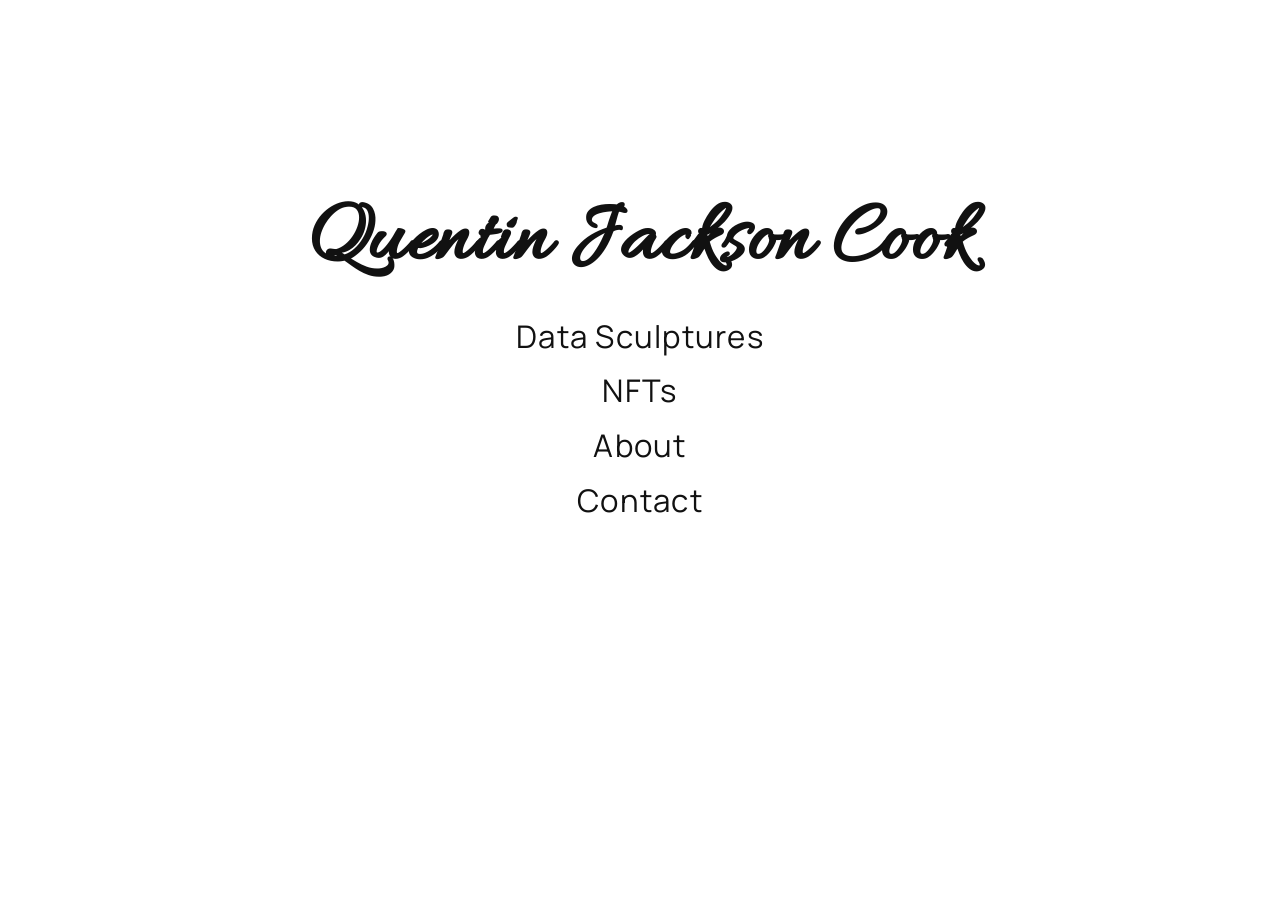
<file: index.html>
<!DOCTYPE html>
<html lang="en">
  <head>
    <meta charset="UTF-8" />
    <meta name="viewport" content="width=device-width, initial-scale=1.0" />
    <title>QJC</title>
    <meta
      name="description"
      content="QJC homepage featuring Data Sculptures, NFTs, and more."
    />
    <link rel="preconnect" href="https://fonts.googleapis.com" />
    <link rel="preconnect" href="https://fonts.gstatic.com" crossorigin />
    <link
      href="https://fonts.googleapis.com/css2?family=Allura&family=Manrope:wght@400;500;600&display=swap"
      rel="stylesheet"
    />
    <link rel="stylesheet" href="./styles.css" />
  </head>
  <body>
    <main class="home-landing">
      <section class="home-showcase" aria-label="Site sections">
        <h1 class="home-name">Quentin Jackson Cook</h1>
        <div class="home-links is-visible">
          <a href="./data-sculptures.html">Data Sculptures</a>
          <a href="./nfts.html">NFTs</a>
          <a href="./about.html">About</a>
          <a href="./contact.html">Contact</a>
        </div>
      </section>
    </main>
  </body>
</html>
</file>
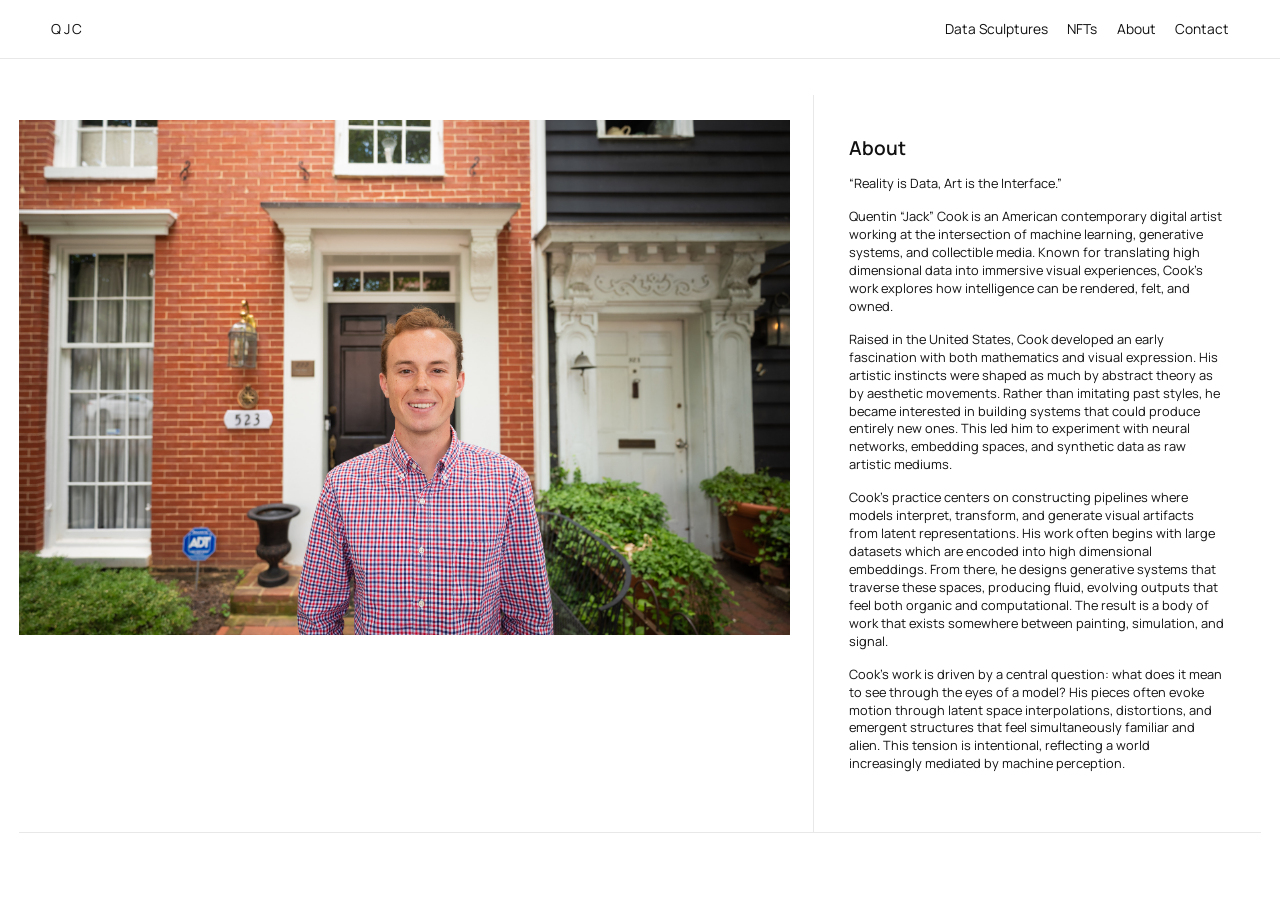
<file: about.html>
<!DOCTYPE html>
<html lang="en">
  <head>
    <meta charset="UTF-8" />
    <meta name="viewport" content="width=device-width, initial-scale=1.0" />
    <title>QJC | About</title>
    <meta
      name="description"
      content="About QJC and the process behind Data Sculptures."
    />
    <link rel="preconnect" href="https://fonts.googleapis.com" />
    <link rel="preconnect" href="https://fonts.gstatic.com" crossorigin />
    <link
      href="https://fonts.googleapis.com/css2?family=Cormorant+Garamond:wght@500;600;700&family=Manrope:wght@400;500;600&display=swap"
      rel="stylesheet"
    />
    <link rel="stylesheet" href="./styles.css" />
  </head>
  <body>
    <header class="topbar">
      <a class="brand" href="./index.html">QJC</a>
      <nav>
        <a href="./data-sculptures.html">Data Sculptures</a>
        <a href="./nfts.html">NFTs</a>
        <a href="./about.html">About</a>
        <a href="./contact.html">Contact</a>
      </nav>
    </header>

    <main class="about-main">
      <section class="about-layout">
        <div class="about-image-wrap">
          <img
            src="./DSC_6753.JPG"
            alt="Portrait of QJC"
            class="about-image"
            loading="eager"
          />
        </div>
        <article id="about-content" class="about-content">
          <p>Loading...</p>
        </article>
      </section>
    </main>

    <script src="./about.js"></script>
  </body>
</html>
</file>
<file: styles.css>
:root {
  --bg: #ffffff;
  --text: #111111;
  --muted: #6f6f6f;
  --line: #e8e8e8;
  --font-body: "Manrope", -apple-system, BlinkMacSystemFont, "Segoe UI", sans-serif;
  --font-display: "Allura", "Brush Script MT", cursive;
}

* {
  box-sizing: border-box;
}

body {
  margin: 0;
  font-family: var(--font-body);
  color: var(--text);
  background: var(--bg);
  line-height: 1.45;
}

.topbar {
  position: sticky;
  top: 0;
  display: flex;
  justify-content: space-between;
  align-items: center;
  padding: 1.2rem 4vw;
  background: rgba(255, 255, 255, 0.92);
  border-bottom: 1px solid var(--line);
  backdrop-filter: blur(5px);
}

.brand {
  text-decoration: none;
  color: var(--text);
  font-size: 0.86rem;
  letter-spacing: 0.18em;
}

nav {
  display: flex;
  gap: 1.2rem;
}

nav a {
  color: var(--text);
  text-decoration: none;
  font-size: 0.86rem;
}

.home-landing {
  width: 100%;
  min-height: calc(100vh - 72px);
  margin: 0;
  display: grid;
  place-items: center;
}

.home-showcase {
  display: grid;
  justify-items: center;
  gap: 1.6rem;
  text-align: center;
  transform: translateY(-6vh);
}

.home-name {
  margin: 0;
  color: var(--text);
  font-family: var(--font-display);
  font-size: clamp(2rem, 6.8vw, 5.8rem);
  letter-spacing: 0.01em;
  line-height: 1.05;
  font-weight: 600;
}

.home-links {
  display: grid;
  gap: 0.6rem;
  justify-items: center;
  opacity: 1;
}

.home-links a {
  color: var(--text);
  text-decoration: none;
  font-size: clamp(1.2rem, 2.9vw, 1.95rem);
  letter-spacing: 0.04em;
}

.home-links a:hover {
  opacity: 0.62;
}

main {
  width: min(1160px, 92vw);
  margin: 0 auto;
}

.hero {
  padding: 5.5rem 0 4rem;
  border-bottom: 1px solid var(--line);
}

.eyebrow {
  margin: 0 0 1rem;
  font-size: 0.74rem;
  letter-spacing: 0.14em;
  text-transform: uppercase;
  color: var(--muted);
}

h1 {
  margin: 0;
  max-width: 760px;
  font-weight: 600;
  line-height: 1.12;
  font-size: clamp(2rem, 5vw, 4rem);
}

.hero-copy {
  margin-top: 1.5rem;
  max-width: 650px;
  color: var(--muted);
}

.section {
  padding: 1.8rem 0 1.8rem;
}

.section-heading h2 {
  margin: 0 0 1rem;
  font-size: 1rem;
  letter-spacing: 0.08em;
  text-transform: uppercase;
}

.section-heading p {
  margin: 0.5rem 0 0;
  color: var(--muted);
}

.breadcrumb {
  border-top: 1px solid var(--line);
  border-bottom: 1px solid var(--line);
  padding: 0.7rem 0.5rem;
  font-size: 0.82rem;
}

.breadcrumb span {
  margin: 0 0.45rem;
  color: var(--muted);
}

.sculptures-list {
  display: grid;
  gap: 0;
}

.sculpture-item {
  display: grid;
  grid-template-columns: 1fr;
  border-bottom: 1px solid var(--line);
}

.sculpture-media {
  border-right: none;
  padding: 1.4rem;
  background: #fff;
}

.sculpture-media video {
  width: min(82%, 520px);
  margin: 0 auto;
  pointer-events: none;
}

.sculpture-meta {
  padding: 2rem 1.2rem;
  display: flex;
  flex-direction: column;
  justify-content: center;
  gap: 0.4rem;
  text-align: center;
  align-items: center;
}

.sculpture-meta h3 {
  margin: 0 0 0.7rem;
  font-size: 1.05rem;
  font-weight: 500;
}

.sculpture-meta p {
  margin: 0;
  font-size: 0.95rem;
}

.sculpture-meta .price {
  margin-top: 0.65rem;
  margin-bottom: 0.95rem;
  color: var(--text);
  font-size: 1.24rem;
  font-weight: 600;
  letter-spacing: 0.01em;
}

.card {
  border: 1px solid var(--line);
  background: #fff;
}

video {
  display: block;
  width: 100%;
  aspect-ratio: 1 / 1;
  object-fit: cover;
  background: #f8f8f8;
}

.card-meta {
  padding: 1rem;
}

.card-meta h3 {
  margin: 0;
  font-size: 1rem;
}

.price {
  margin: 0.55rem 0 0.8rem;
  color: var(--muted);
  font-size: 0.92rem;
}

.btn {
  appearance: none;
  border: 1px solid var(--text);
  background: transparent;
  color: var(--text);
  padding: 0.62rem 0.95rem;
  font: inherit;
  font-size: 0.84rem;
  cursor: pointer;
  transition: background 0.2s ease, color 0.2s ease;
}

.btn:hover {
  background: var(--text);
  color: #fff;
}

.btn:disabled {
  opacity: 0.65;
  cursor: not-allowed;
}

.btn:disabled:hover {
  background: transparent;
  color: var(--text);
}

.buy-with-stamp {
  position: relative;
  display: inline-grid;
  place-items: center;
}

.sold-stamp {
  position: absolute;
  border: 2px solid #d02525;
  color: #d02525;
  text-transform: uppercase;
  letter-spacing: 0.08em;
  font-size: 0.72rem;
  font-weight: 700;
  padding: 0.2rem 0.42rem;
  transform: rotate(-12deg);
  pointer-events: none;
  background: rgba(255, 255, 255, 0.82);
}

.nft-section {
  border-top: 1px solid var(--line);
}

.nft-grid {
  display: grid;
  gap: 1rem;
  grid-template-columns: 1fr;
}

.nft-card {
  border: 1px solid var(--line);
  background: #fff;
}

footer {
  width: min(1160px, 92vw);
  margin: 3rem auto 4rem;
  padding-top: 1.2rem;
  border-top: 1px solid var(--line);
  display: flex;
  justify-content: space-between;
  flex-wrap: wrap;
  gap: 0.6rem;
  color: var(--muted);
}

footer a {
  color: var(--text);
}

.about-main {
  width: min(1320px, 97vw);
  margin: 2.2rem auto 4rem;
}

.about-layout {
  display: grid;
  grid-template-columns: 1fr;
  border-bottom: 1px solid var(--line);
}

.about-image-wrap {
  padding: 1.3rem;
  border-bottom: 1px solid var(--line);
}

.about-image {
  display: block;
  width: 100%;
  max-width: none;
  height: auto;
  margin: 0 auto;
}

.about-content {
  padding: 1.8rem 1.3rem;
  font-size: 0.92rem;
  line-height: 1.4;
}

.about-content h1 {
  margin: 0 0 1rem;
  font-size: 1.2rem;
  font-weight: 600;
}

.about-content h2 {
  margin: 1.4rem 0 0.7rem;
  font-size: 0.9rem;
  letter-spacing: 0.06em;
  text-transform: uppercase;
}

.about-content p {
  margin: 0 0 0.95rem;
  color: var(--text);
  font-size: 0.80rem;
}

.about-content ul {
  margin: 0 0 0.95rem 1.2rem;
  padding: 0;
}

@media (max-width: 640px) {
  .topbar {
    gap: 0.9rem;
    flex-direction: column;
    align-items: flex-start;
  }

  nav {
    flex-wrap: wrap;
  }

  .home-name {
    font-size: clamp(1.7rem, 12vw, 2.9rem);
  }
}

@media (min-width: 980px) {
  .sculpture-item {
    grid-template-columns: minmax(0, 1fr) minmax(320px, 42%);
  }

  .sculpture-media {
    border-right: 1px solid var(--line);
    padding: 3.2rem;
  }

  .sculpture-media video {
    width: min(72%, 500px);
  }

  .sculpture-meta {
    padding: 3rem 2.2rem;
  }

  .nft-grid {
    grid-template-columns: repeat(3, minmax(0, 1fr));
  }

  .about-layout {
    grid-template-columns: minmax(0, 1fr) minmax(300px, 36%);
  }

  .about-image-wrap {
    border-bottom: none;
    border-right: 1px solid var(--line);
    padding: 1.6rem 1.4rem 1.6rem 0;
  }

  .about-content {
    padding: 2.7rem 2.2rem;
  }
}
</file>
